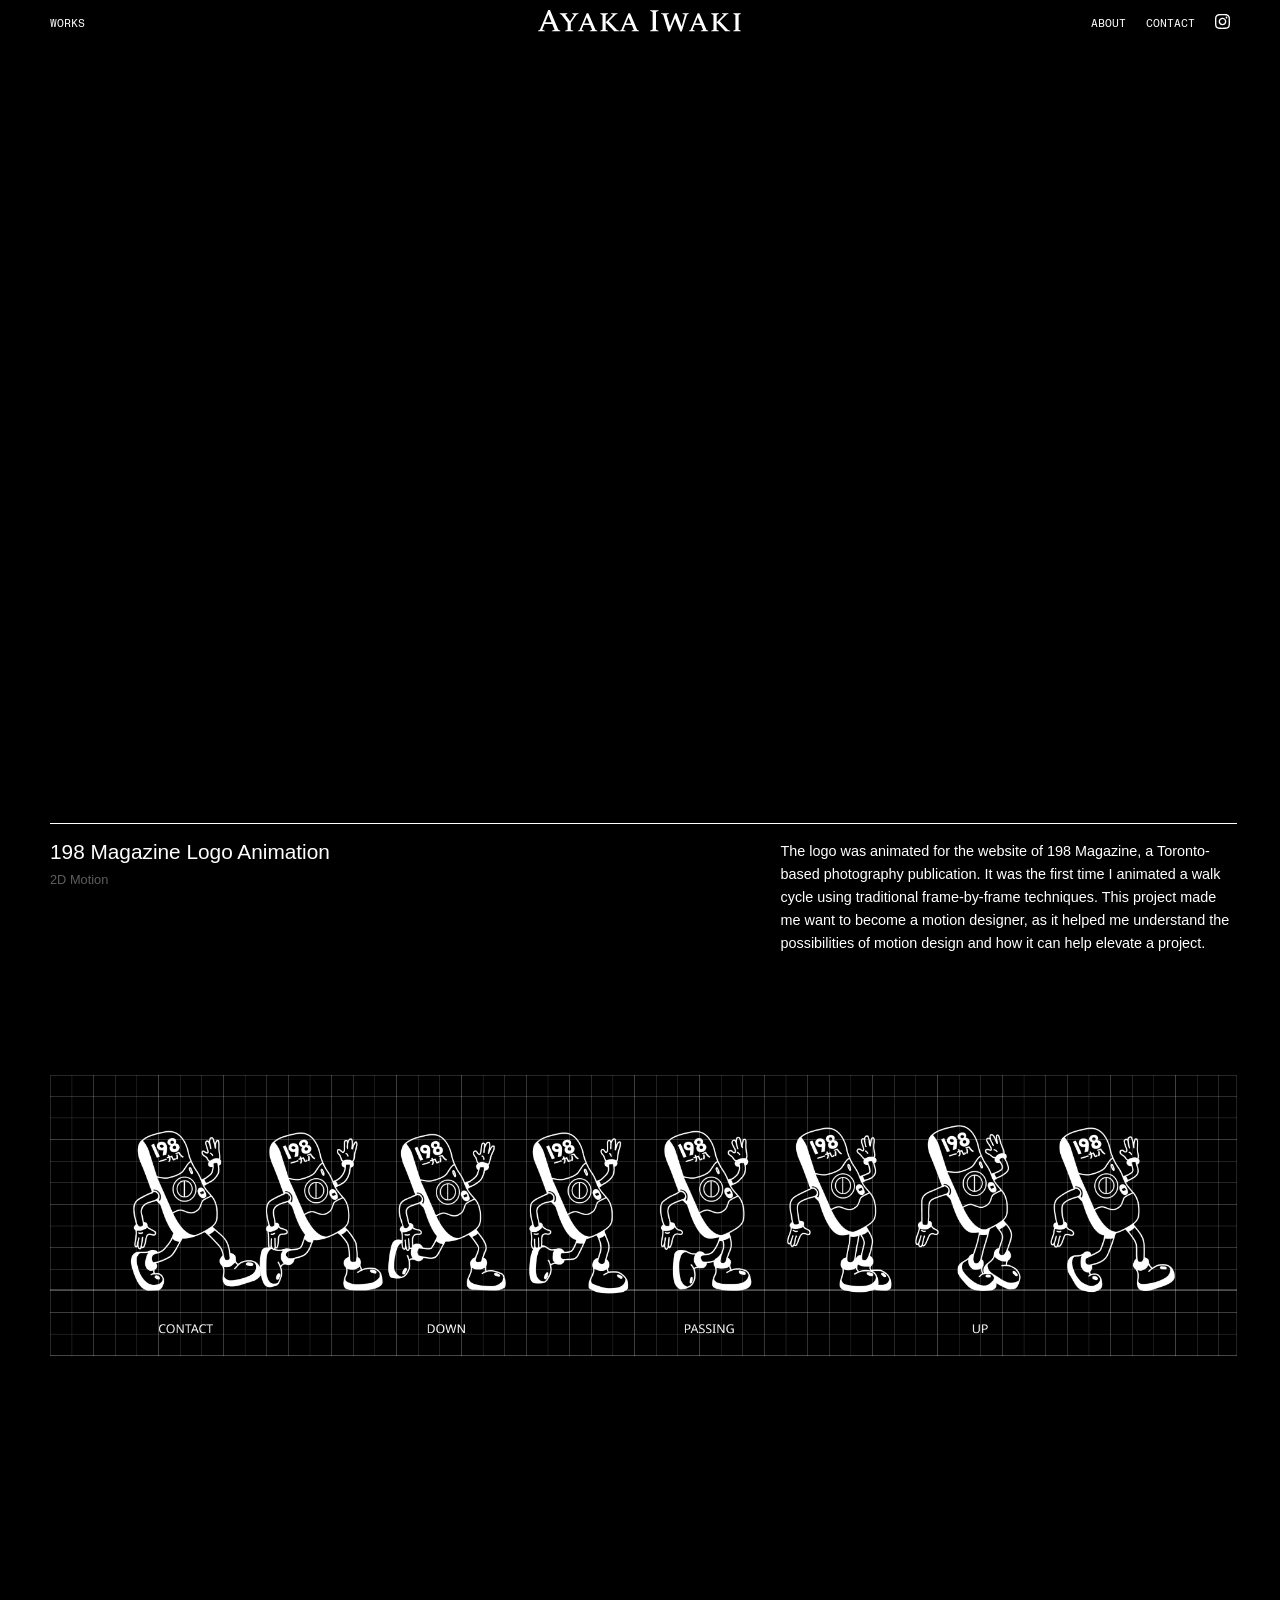
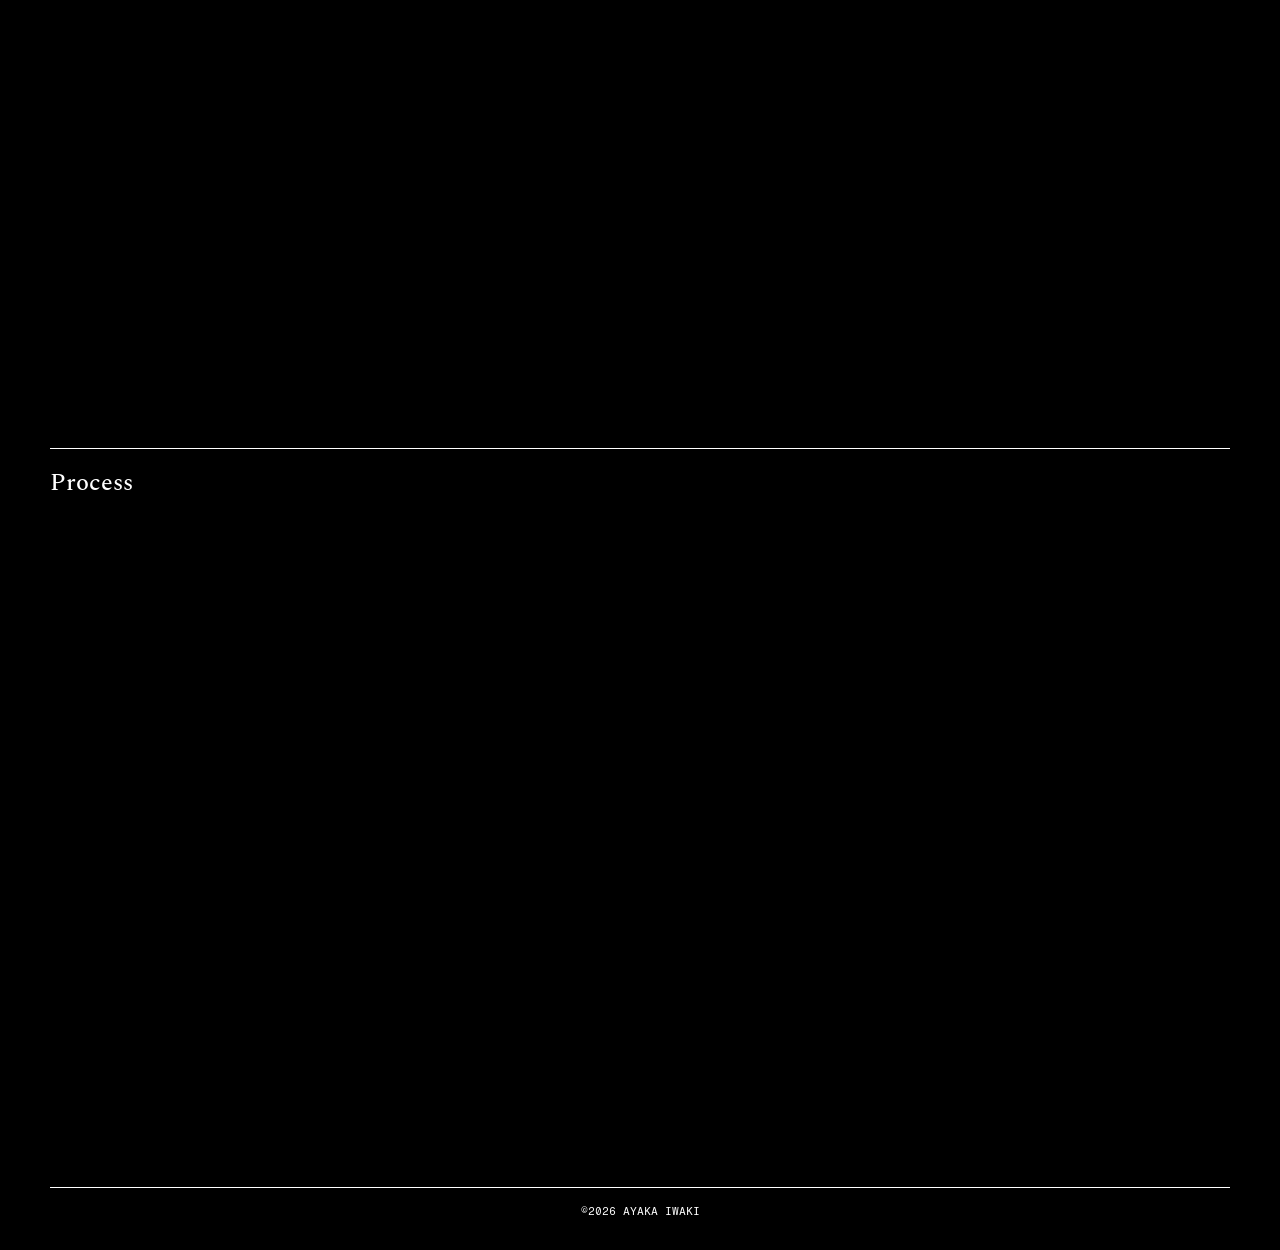
<file: html/198.html>
<!DOCTYPE html>
<html lang="en">
<head>
    <meta charset="UTF-8">
    <meta name="viewport" content="width=device-width, initial-scale=1.0">
    <title>198 Logo Animation</title>
    <link rel="stylesheet" href="/myCSS/styles.css">
     <link rel="icon" type="image/x-icon" href="/images/icons/Favicon1.svg">
    <script src="/script.js" defer></script>

    <!-- ☀️ GOOGLE FONTS ☀️ -->
    <link rel="preconnect" href="https://fonts.googleapis.com">
    <link rel="preconnect" href="https://fonts.gstatic.com" crossorigin>
    <link href="https://fonts.googleapis.com/css2?family=Fragment+Mono:ital@0;1&family
    =Geist+Mono:wght@100..900&family=Inter:ital,opsz,wght@0,14..32,100..900;1,14..32,100..900&display=swap" rel="stylesheet">
    <link rel="preconnect" href="https://fonts.googleapis.com">
    <link rel="preconnect" href="https://fonts.gstatic.com" crossorigin>
    <link href="https://fonts.googleapis.com/css2?family=Noto+Serif+JP:wght@200..900&display=swap" rel="stylesheet">
    <link rel="preconnect" href="https://fonts.googleapis.com">
    <link rel="preconnect" href="https://fonts.gstatic.com" crossorigin>
    <link href="https://fonts.googleapis.com/css2?family=Noto+Serif+JP:wght@200..900&family=Spectral:ital,wght@0,200;0,300;0,400;0,500;0,600;0,700;0,800;1,200;1,300;1,400;1,500;1,600;1,700;1,800&display=swap" rel="stylesheet">

</head>




<body>
<!--Desktop Nav for project pages-->
    <nav class="nav">
    <div class="navcontainer">
        <a href="/index.html" class="works">WORKS</a>
    <a class="icon" href="/index.html">
        <img src="/images/Ayaka Iwaki.svg" alt="Portfolio Icon">
    </a>
    <div class="navright">
        <a href="/html/about.html">ABOUT</a>
        <a href="mailto:aiwaki@ocadu.ca">CONTACT</a>
        <a href="https://www.instagram.com/ayakaiwaki5/?hl=en" target="_blank">
            <img class="instadesktop" src="/images/icons/Instagram.svg">
        </a>
    </div>

    <!--burger button-->
    <button class="diamond" id="open-sidebar-button" onclick="openSidebar()">
        <img class="spinn" src="/images/diamond.svg">
    </button>

    </div>
  </nav>


  <div class="space">
  </div>



  <!--Mobile Navigation-->
  <div id="navbar" class="navi">

    <button id="close-sidebar-button" onclick="closeSidebar()">
                <img class="close" src="/images/icons/Close.svg">
    </button>
    
    <ul class="burgercontainer">
        <li class="burgertext">
            <a href="/index.html">
                WORK
            </a>
        </li>
        <li class="burgertext">
            <a href="/html/about.html">
                ABOUT
            </a>
        </li>

        <li class="burgertext">
            <a href="mailto:aiwaki@ocadu.ca">
                CONTACT
            </a>
        </li>

        <div class="socialcontainer">
                <a href="https://www.instagram.com/ayakaiwaki5/?hl=en">
                <img class="iconsvg" src="/images/icons/Instagram.svg">
                </a>
                <a href="https://www.linkedin.com/in/ayaka-iwaki-6b40132b3/">
                <img class="iconsvg" src="/images/icons/Linkeden.svg">
                </a>
        </div>
    </ul>
  </div>


<!--Content Space-->
<div class="project1grid">
    <div class="projectimgcontainer">
        <video autoplay muted loop playsinline>
            <source src="/images/198/logo white.mp4">
        </video>
    </div>

    <div class="description">
        <div class="line"></div>
        <div class="descriptiongrid">
            <div class="left">
                <h2>198 Magazine Logo Animation</h2>
                <p class="category">2D Motion</p>
            </div>
            <div class="right">
                <p class="paragraph">
                    The logo was animated for the website of 198 Magazine, a Toronto-based photography publication. 
                    It was the first time I animated a walk cycle using traditional frame-by-frame techniques. 
                    This project made me want to become a motion designer, as it helped me understand the possibilities of motion design and how it can help elevate a project. 
                </p>
            </div>
        </div>
     </div>

    <div class="norestriction">
        <img src="/images/198/walking3.jpg">
    </div>
<!--
    <div class="twoimages">
        <video controls autoplay muted loop>
            <source src="../images/198/198 Desktop2.mp4">
        </video>
        <video controls autoplay muted loop>
            <source src="../images/198/198 Desktop.mp4">
        </video>
    </div>
-->

    <div class="singlevid">
        <video autoplay muted loop playsinline>
            <source src="/images/198/198_Mockup.mp4">
        </video>
    </div>
    



    
</div>

<section class="process">
    <div class="processline"></div>
    <h2 class="processhead">Process</h2>
    <div class="singlevid">
        <video autoplay muted loop playsinline>
            <source src="/images/198/198_Process1.mp4">
        </video>
    </div>
</section>

<div class="footer">
    <div class="footerline"></div>
    ©2026 AYAKA IWAKI
</div>






    
</body>
</html>
</file>
<file: myCSS/styles.css>
/*  "Fragment Mono", monospace "Roboto Flex", sans-serif; "Noto Serif JP", serif; */

* {
    scroll-behavior: smooth;
    box-sizing: border-box;
    margin: 0;
    padding: 0;
}

body {
    background-color: black;
    margin: 0%;
    color: white;
    min-height: 100vh;
}

/* ⭐️⭐️⭐️⭐️⭐️⭐️⭐️ HOME PAGE ⭐️⭐️⭐️⭐️⭐️⭐️⭐️ */
/*  Navigation */

.nav {
    /* 
    background-color: rgba(0, 0, 0, 0.2);
    backdrop-filter: blur(20px);
    */
    position: fixed;
    width: 100%;
    z-index: 2;
}

.navcontainer {
    display: grid;
    grid-template-columns: 1fr 1fr 1fr;
    justify-content: space-between;
    font-family: "Fragment Mono", monospace;
    font-size: 0.7rem;
    padding-top: 10px;
    padding-bottom: 25px;
    padding-left: 50px;
    padding-right: 50px;
    align-items: center;

}

.iconnav {
    width: 15px;
}

.instadesktop {
    width: 15px;
}

.youtubedesktop {
    width: 19px;
}

@media (max-width: 700px){
    .navcontainer {
    display: grid;
    grid-template-columns: 1fr 1fr;
    justify-content: space-between;
    font-family: "Fragment Mono", monospace;
    font-size: 0.7rem;
    padding-top: 22px;
    padding-bottom: 22px;
    padding-left: 20px;
    padding-right: 20px;
    justify-content: center;

}
}

.nav a {
    padding: 0;
    margin: 0;
    text-decoration: none;
    color: white;
}

@media (max-width: 700px) {
    .works {
        display: none;
    }
}

.logogif {
    width: 55%;
}

.icon {
    text-align: center;
}

@media (max-width: 700px){
    .icon {
        text-align: left;
    }
}

@media (max-width: 700px){
    .icon img {
        width: 9rem;
        height: auto;
    }
}

.navright {
    display: flex;
    justify-content: right;
    column-gap: 20px;
    align-items: center;
}

@media (max-width: 700px) {
    .navright {
        display: none;
    }
}




/**/

.diamond {
    text-align: right;
}

.spinn {
    animation: spin 3s linear infinite;
    height: 20px;
    rotate: 90deg;
}

@keyframes spin {
    from {
        transform: rotate(0deg);
    }
    to{
        transform: rotate(360deg);

    }
}

@media (min-width: 700px) {
    .diamond {
        display: none;
    }
    .spinn {
    animation: spin 3s linear infinite;
}
}


/* Space between navigation and content */
.space {
    height: 95px;
}

@media (max-width: 700px){
    .space {
        height: 70px;
    }
}


/*  Pop up navigation */

button {
    all:unset
}



@media (min-width:700px){
    .navi{
        display: none;
    }
}


@media (max-width: 700px){
    .navi {
        position: fixed;
        background-color: rgba(0, 0, 0, 0.507);
        backdrop-filter: blur(9px);
        top: 0;
        right: -100%;
        height: 100vh;
        width: 100%;
        transition: right 0.6s cubic-bezier(0.33, 1, 0.68, 1);
        z-index: 99;
        padding-left: 20px;
        padding-right: 20px;
        padding-top: 22px;
    }
    
    .navi.show {
        right: 0;
    }

    .burgertext {
        font-family: "Spectral", serif;
        font-size: 1.5rem;
        color: white;

    }

    .burgertext a {
        text-decoration: none;
        color: white;
    }

    .navi ul {
        height: 100%;
        list-style: none;
        display: flex;
        flex-direction: column;
        align-items: center;
        padding: 40%;
        gap: 40px;
    }

}

.socialcontainer {
    display: grid;
    grid-template-columns: 1fr 1fr;
    gap: 30px;
    margin-top: 50px;
}

.iconsvg {
    width: 30px;
}

.close {
    width: 20px;
}





/* Intro text on home page */
.introtext {
    text-align: center;
    margin-top: 60px;
    margin-bottom: 90px;
    padding-left: 20px;
    padding-right: 20px;

}

.eng {
    font-family: "Spectral", serif;
    font-weight: 200;
    font-size: 0.9rem;
    margin-bottom: 0.7rem;
}

.jp {
    font-family: "Noto Serif JP", serif;
    font-weight: 200;
    font-size: 0.8rem;
}

@media (max-width: 700px){
    .introtext {
        margin-top: 50px;
        margin-bottom: 80px;
    }

    .eng {
        margin-bottom: 10px;
        font-size: 0.8rem;
        font-weight: 300;
    }

    .jp {
        font-family: "Noto Serif JP", serif;
        font-weight: 200;
        font-size: 0.8rem;
    }

}



/* Grid Below */

.grid {
    display: grid;
    grid-template-columns: 1fr 1fr 1fr;
    gap: 18px;
    padding-left: 50px;
    padding-right: 50px;
    margin-bottom: 3rem;
}

.gridlink {
    text-decoration: none;
    color: white;
    
}


@media (max-width: 700px){
    .grid {
        padding-left: 20px;
        padding-right: 20px;
        grid-template-columns: 1fr;
    }
}


.gridcontent {
    font-family: "Fragment Mono", monospace;
    font-size: 0.7rem;
}

.gridcontent:hover {
    background-color: black;
}

.projectname {
    margin-top: 10px;
}

/* hide project tiele in desktop
@media (min-width: 700px) {
    .projectname {
        display: none;
    }
}
*/




@media (max-width: 700px){
    .grid {
        font-size: 0.8rem;
    }
}

.imgcontainer {
    width: 100%;
    aspect-ratio: 3/2;
    position: relative;
}

/* Removed this because aspect ratio handles sizing automatically 

@media (max-width: 700px){
    .imgcontainer {
        height: 210px;
    }
}
    */

/* The title that appears when hovered */
.hovertitle {
    position: absolute;
    bottom: 15px;
    left: 16px;
    opacity: 0;
    font-size: 1.3rem;
    z-index: 20;
    display: none;
}

@media (max-width: 700px){
    .hovertitle {
        display: none;
        pointer-events: none;
    }
}

.imgcontainer:hover .hovertitle {
    opacity: 1;
}


.imgcontainer img{
    width: 100%;
    height: 100%;
    object-fit: cover;
}



.imgcontainer:hover img {
    opacity: 20%;
    transition: 0.2s ease;
}

@media (max-width: 700px){
    .imgcontainer:hover img {
    opacity: 100%;
}
}


.imgcontainer video {
    width: 100%;
    height: 100%;
    object-fit: cover;
}

.imgcontainer video:hover {
    opacity: 20%;
    transition: 0.2s ease;
}

@media (max-width: 700px){
    .imgcontainer video:hover {
    opacity: 100%;
}
}





.hide {
    display: none;
    z-index: 2;
}

.gridcontent + .hide {
    display: block;
    color: red;
}


/*Reel Section*/
.reel {
    padding-left: 50px;
    padding-right: 50px;
}

@media (max-width: 700px){
    .reel {
        padding-left: 20px;
        padding-right: 20px;
    }
}


.reelhead {
    display: grid;
    grid-template-columns: 1fr 0.3fr 1fr;
    text-align: center;
    margin-top: 100px;
    align-items: center;
    margin-bottom: 1rem;
}

@media (max-width: 700px){
    .reelhead {
        margin-top: 2rem;
        grid-template-columns: 1fr 0.1fr 1fr;
    }
}


.reelline {
    height: 1px;
    background-color: white;
}

.reeltitle {
    font-family: "Spectral", serif;
    font-size: 2rem;
    font-weight: 300;
}

@media (max-width: 700px){
    .reeltitle {
        font-size: 1.2rem;
        padding-left: 10px;
        padding-right: 10px;
    }
}

















/* ⭐️⭐️⭐️⭐️⭐️⭐️⭐️ Project PAGE ⭐️⭐️⭐️⭐️⭐️⭐️⭐️ */

/*Project Section*/
.project1grid {
    display: grid;
    grid-template-columns: 1fr;
    padding-left: 50px;
    padding-right: 50px;
    gap: 1.5rem;
    margin-bottom: 5rem;
}

@media (max-width: 700px){
    .project1grid {
        padding-left: 20px;
        padding-right: 20px;
    }
}

.norestriction {
    width: 100%;
    height: auto;
}

.norestriction img {
    width: 100%;
    min-width: 0;
}


.twoimages {
    display: grid;
    grid-template-columns: 1fr 1fr;
    gap: 12px;
}

.twoimages video {
   max-width: 100%;
   min-width: 0;
}

.twoimages img {
width: 100%;
   min-width: 0;
}

@media (max-width: 700px){
    .twoimages {
        grid-template-columns: 1fr;
    }
}

.singlevid {
    display: grid;
    grid-template-columns: 1fr;
    
}

.singlevid video {
    width: 100%;
    min-width: 0;
}

.projectimgcontainer {
    width: 100%;
    aspect-ratio: 16/9;
    height: auto;
}

@media (max-width: 700px){
    .projectimgcontainer {
        width: 100%;
        aspect-ratio: 16/9;
    }
}

.projectimgcontainer img {
    width: 100%;
    height: 100%;
    object-fit: cover;
}

.projectimgcontainer video {
    width: 100%;
    height: 100%;
    object-fit: cover;
}

.vimeo {
    width: 100%;
    height: auto;
}



.descriptiongrid {
    display: grid;
    grid-template-columns: 1.6fr 1fr;
    margin-bottom: 6rem;
    gap: 0;
}

@media (max-width: 700px){
    .descriptiongrid {
        grid-template-columns: 1fr;
        margin-bottom: 1rem;

    }
}


.highlight {
    color: rgba(255, 255, 255, 0.445);
}

.categorybold {
    font-family: "Roboto Flex", sans-serif;
    font-weight: 200;
    color: white;
    margin-top: 0.5rem;
    font-size: 0.8rem;
}

@media (max-width: 700px){
    .categorybold{
        font-size: 0.9rem;

    }
}

.categorybox {
    margin-top: 1rem;
}

.categorybelow{
    display: grid;
    grid-template-columns: 100px 1fr;
}


.category {
    font-family: "Roboto Flex", sans-serif;
    font-weight: 200;
    color: rgba(255, 255, 255, 0.363);
    margin-top: 0.5rem;
    font-size: 0.8rem;
}

@media (max-width: 700px){
    .category{
        font-size: 0.9rem;

    }
}

.paragraph {
    font-family: "Roboto Flex", sans-serif;
    font-weight: 100;
    line-height: 1.6;
    font-size: 0.9rem;
    margin: 0%;
    padding: 0%;
    
}

@media (max-width: 700px){
    .paragraph {
        margin-top: 1rem;
        line-height: 1.6;
    }
}



.descriptiongrid h2 {
    font-family: "Roboto Flex", sans-serif;
    font-weight: 400;
    padding: 0%;
    margin: 0;
    font-size: 1.3rem;
}

@media (max-width: 700px){
    .descriptiongrid h2 {
        font-size: 1.2rem;
    }
}
/*
@media (max-width: 700px){
    .aboutgrid h2 {
        font-size: 1rem;
    }
}
    */

.line {
    height: 0.8px;
    width: auto;
    background-color: white;
    margin-top: 2rem;
    margin-bottom: 1rem;
}

@media (max-width: 700px){
    .line {
        margin-bottom: 1rem;
        margin-top: 1rem;
    }
}




/*Process Section*/

.process {
    padding-left: 50px;
    padding-right: 50px;
}

@media (max-width: 700px){
    .process {
        padding-left: 20px;
        padding-right: 20px;
    }
}

.processhead {
    font-family: "Spectral", serif;
    font-size: 1.5rem;
    font-weight: 500;
    padding-top: 1rem;
    padding-bottom: 1rem;
}

@media (max-width: 700px){
    .processhead {
        font-size: 1.2rem;

    }
}


.processline {
    height: 1px;
    width: auto;
    background-color: white;
    margin-top: 2rem;
    
}

.processgrid {
    display: grid;
    grid-template-columns: 1fr 1fr;
    margin-bottom: 3rem;
    gap: 1rem;
}

@media (max-width: 700px){
    .processgrid {
        grid-template-columns: 1fr;
    }
}


.processimgcontainer {
    width: 100%;
    aspect-ratio: 3/2;
    min-width: 0;
}

@media (max-width: 700px){
    .processimgcontainer{
    width: 100%;
    aspect-ratio: 3/2;
    height: auto;
    }
}

.processimgcontainer img {
    height: 100%;
    width: 100%;
    object-fit: cover;
}

.processimgcontainer video {
    height: 100%;
    width: 100%;
    object-fit: cover;
}











/* ⭐️⭐️⭐️⭐️⭐️⭐️⭐️ ABOUT PAGE ⭐️⭐️⭐️⭐️⭐️⭐️⭐️ */
.aboutgrid {
    display: grid;
    grid-template-columns: 1fr 1fr;
    padding-left: 14rem;
    padding-right: 14rem;
    margin-top: 50px;
    margin-bottom: 5rem;
    gap: 2rem;
    justify-items: center;
}

@media (max-width: 1200px){
    .aboutgrid {
        padding-left: 7rem;
        padding-right: 7rem;
    }
    

}

@media (max-width: 700px){
    .aboutgrid {
        grid-template-columns: 1fr;
        padding-left: 20px;
        padding-right: 20px;
        margin-top: 0;
        gap: 0;
    }

    .abouttextcontainer {
        padding-top: 1.2rem;
    }
}

.aboutimg {
    width: 70%;
}

@media (max-width: 700px){
    .aboutimg {
        width: 100%;
        padding: 2rem;
    }
}

.aboutimg img {
    width: 100%;
    height: 100%;
    object-fit: cover;
}

.aboutline {
    background-color: white;
    height: 1px;
    margin-bottom: 20px;
}

.abouttext {
    padding-bottom: 2rem;
}

.abouttext a {
    color: white;
}


.abouttext ul {
    list-style-type: none;
    padding-left: 0;
}

.abouttext li {
    padding-bottom: 0.8rem;
    font-family: "Roboto Flex", sans-serif;
    font-size: 0.9rem;
    font-weight: 100;
}

.abouttext h3 {
    font-family: "Roboto Flex", sans-serif;
    font-weight: 200;
    font-size: 1rem;
    padding-bottom: 10px;
    margin: 0;
}

.abouteng {
    font-family: "Roboto Flex", sans-serif;
    font-weight: 100;
    font-size: 0.9rem;
    line-height: 1.5rem;
}

.aboutjp {
    font-family: "Noto Serif JP", serif;;
    font-weight: 200;
    font-size: 0.9rem;
    line-height: 1.7rem;
    margin-top: 5px;
}


.subcategory {
    margin-top: 8px;
    color: rgb(130, 130, 130);
    line-height: 1.5rem;
}


.footer {
    text-align: center;
    padding-left: 50px;
    padding-right: 50px;
    padding-bottom: 2rem;
    font-family: "Fragment Mono", monospace;
    font-size: 0.7rem;
}


@media (max-width: 700px){
    .footer {
        padding-left: 20px;
        padding-right: 20px;
    }
}


.footerline {
    height: 1px;
    background-color: white;
    margin-bottom: 1rem;
    margin-top: 5rem;
}

.footerline2 {
    width: 100%
}







/* ⭐️⭐️⭐️⭐️⭐️⭐️⭐️ FADE IN ANIMATION ⭐️⭐️⭐️⭐️⭐️⭐️⭐️ */
.fadein {
    opacity: 0;
    transform: translateY(40px);
    transition:
        opacity 1.2s cubic-bezier(0.25, 0.1, 0.25, 1),
        transform 1.2s cubic-bezier(0.25, 0.1, 0.25, 1);
    filter: blur(1px);
}

.fadein.show{
    opacity: 1;
    transform: translateY(0);
    filter: blur(0);
}
</file>
